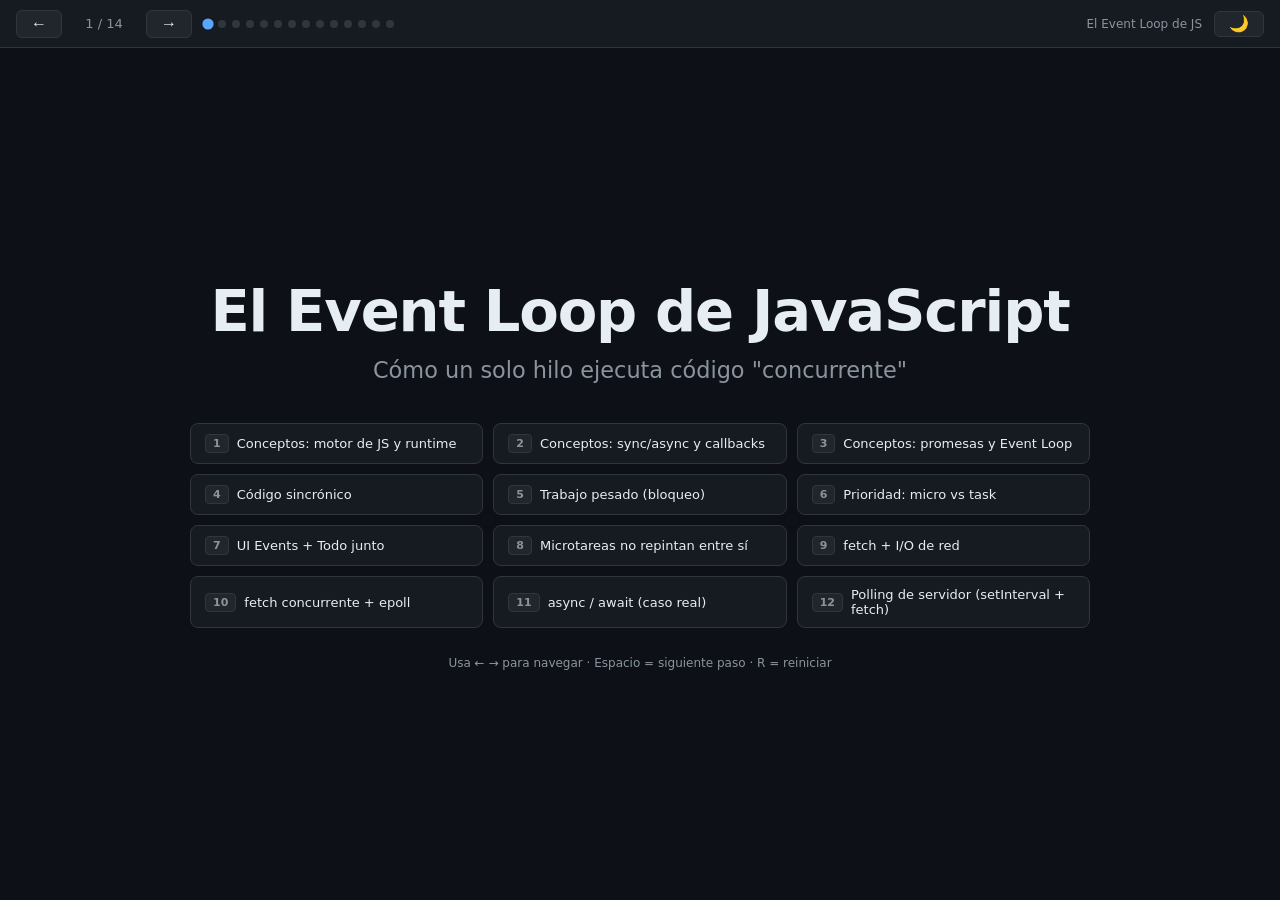
<file: index.html>
<!doctype html>
<html lang="es">
  <head>
    <meta charset="UTF-8" />
    <meta name="viewport" content="width=device-width, initial-scale=1.0" />
    <title>El Event Loop de JavaScript</title>
    <link rel="stylesheet" href="prism.min.css" />
    <link rel="stylesheet" href="style.css" />
    <script>
      // Apply saved theme before first paint to avoid a flash
      (function () {
        try {
          var t = localStorage.getItem('theme');
          if (t) document.documentElement.setAttribute('data-theme', t);
        } catch (e) {}
      })();
    </script>
  </head>
  <body>
    <!-- ── Navigation Bar ── -->
    <nav id="nav">
      <button class="nav-btn" id="btn-prev">←</button>
      <span id="slide-counter">1 / 11</span>
      <button class="nav-btn" id="btn-next">→</button>
      <div id="slide-dots"></div>
      <span id="slide-title-nav"></span>
      <button class="nav-btn" id="btn-theme" title="Cambiar tema" aria-label="Cambiar tema">🌙</button>
    </nav>

    <!-- ── Slide Viewport ── -->
    <div id="slides-viewport">
      <div id="slides">
        <!-- ── Slide 0: Title ── -->
        <section class="slide slide-title" data-title="El Event Loop de JS">
          <h1>El Event Loop de JavaScript</h1>
          <p class="subtitle">Cómo un solo hilo ejecuta código "concurrente"</p>
          <ul class="agenda">
            <li>
              <span class="badge">1</span> Conceptos: motor de JS y runtime
            </li>
            <li>
              <span class="badge">2</span> Conceptos: sync/async y callbacks
            </li>
            <li>
              <span class="badge">3</span> Conceptos: promesas y Event Loop
            </li>
            <li><span class="badge">4</span> Código sincrónico</li>
            <li><span class="badge">5</span> Trabajo pesado (bloqueo)</li>
            <li><span class="badge">6</span> Prioridad: micro vs task</li>
            <li><span class="badge">7</span> UI Events + Todo junto</li>
            <li>
              <span class="badge">8</span> Microtareas no repintan entre sí
            </li>
            <li><span class="badge">9</span> fetch + I/O de red</li>
            <li><span class="badge">10</span> fetch concurrente + epoll</li>
            <li><span class="badge">11</span> async / await (caso real)</li>
            <li>
              <span class="badge">12</span> Polling de servidor (setInterval +
              fetch)
            </li>
          </ul>
          <p
            style="margin-top: 28px; font-size: 12px; color: var(--text-muted)"
          >
            Usa ← → para navegar · Espacio = siguiente paso · R = reiniciar
          </p>
        </section>

        <!-- ── Slide 1: Conceptos básicos — Motor y Runtime ── -->
        <section
          class="slide slide-basics"
          data-title="Conceptos: Motor y Runtime"
        >
          <h2>El Motor de JS y el Runtime</h2>
          <div class="concept-grid concept-grid-3">
            <div class="concept-card">
              <h3>Single-threaded</h3>
              <p>
                El motor tiene un único <em>Call Stack</em>: solo puede ejecutar
                una función a la vez, de forma sincrónica. No hay dos líneas de
                tu JS corriendo en paralelo.
              </p>
            </div>
            <div class="concept-card">
              <h3>
                Call Stack <span class="concept-tag">pila de llamadas</span>
              </h3>
              <p>
                Cada vez que se llama a una función se apila un "frame"; cuando
                termina, se desapila. Si el stack nunca se vacía (loop infinito,
                recursión sin fin), el hilo se congela.
              </p>
            </div>
            <div class="concept-card">
              <h3>Runtime</h3>
              <p>
                Es el "todo": motor JS + Web APIs (o APIs de Node) + colas de
                callbacks + Event Loop. El navegador es un runtime; Node.js es
                otro runtime (con libuv en vez de las Web APIs del browser).
              </p>
            </div>
          </div>
        </section>

        <!-- ── Slide 2: Conceptos básicos — Sync/Async y Callbacks ── -->
        <section
          class="slide slide-basics"
          data-title="Conceptos: Sync/Async y Callbacks"
        >
          <h2>Sincronía, Asincronía y Callbacks</h2>
          <div class="concept-grid concept-grid-3">
            <div class="concept-card">
              <h3>Síncrono vs asíncrono</h3>
              <p>
                Síncrono: cada línea espera a que termine la anterior.
                Asíncrono: se dispara una operación (timer, red, archivo) y el
                resultado llega <em>después</em>, sin bloquear el hilo mientras
                se espera.
              </p>
            </div>
            <div class="concept-card">
              <h3>Callback</h3>
              <p>
                Una función que se pasa como argumento para ejecutarse más
                adelante, cuando algo termine (<code>setTimeout(fn, 1000)</code
                >, <code>btn.addEventListener('click', fn)</code>). La forma más
                primitiva de manejar asincronía en JS.
              </p>
            </div>
            <div class="concept-card">
              <h3>Callback hell</h3>
              <p>
                Anidar callbacks dentro de callbacks para encadenar pasos
                asíncronos vuelve el código difícil de leer y mantener. Las
                promesas nacieron para resolver este problema.
              </p>
            </div>
          </div>
        </section>

        <!-- ── Slide 3: Conceptos básicos — Promesas y Event Loop ── -->
        <section
          class="slide slide-basics"
          data-title="Conceptos: Promesas y Event Loop"
        >
          <h2>Promesas, async/await y Event Loop</h2>
          <div class="concept-grid concept-grid-3">
            <div class="concept-card">
              <h3>Promesa <span class="concept-tag">Promise</span></h3>
              <p>
                Un objeto que representa un valor que
                <em>todavía no existe</em> pero existirá (o fallará) en el
                futuro. 3 estados: <em>pending</em>, <em>fulfilled</em> y
                <em>rejected</em>. Se consume con
                <code>.then() / .catch()</code> o con <code>await</code>.
              </p>
            </div>
            <div class="concept-card">
              <h3>async / await</h3>
              <p>
                Azúcar sintáctica sobre promesas. Una función
                <code>async</code> siempre devuelve una promesa;
                <code>await</code> pausa esa función (sin bloquear el hilo)
                hasta que la promesa se resuelve, y el código se lee como si
                fuera sincrónico.
              </p>
            </div>
            <div class="concept-card">
              <h3>Event Loop</h3>
              <p>
                El mecanismo que coordina todo: mientras el Call Stack esté
                vacío, va tomando callbacks pendientes (timers, promesas,
                eventos de UI, I/O) y los ejecuta uno por uno. Permite que un
                lenguaje de un solo hilo maneje miles de operaciones "al mismo
                tiempo".
              </p>
            </div>
          </div>
        </section>

        <!-- ── Example slides injected here by engine.js (before summary) ── -->

        <!-- ── Slide 11: Summary ── -->
        <section class="slide slide-summary" data-title="Conclusiones">
          <h2>Conclusiones Clave</h2>
          <ul class="takeaways">
            <li class="takeaway-wide">
              <strong>El ciclo del Event Loop (orden real, spec WHATWG)</strong
              >: ① ejecutar <em>UNA</em> macrotask (un click de la UI Event
              Queue, o un timer de la Task Queue) · ② drenar <em>TODAS</em> las
              microtareas (Promise, queueMicrotask…) · ③ render:
              estilo/layout/paint + <code>requestAnimationFrame</code> (~60fps,
              puede saltearse) → repetir.
              <em
                >Por eso el handler de un click corre ANTES del repintado: el
                render va al final de la vuelta.</em
              >
            </li>
            <li>
              <strong>Call Stack</strong> — JS es single-threaded. Un solo Call
              Stack, una función a la vez.
            </li>
            <li>
              <strong>Web APIs</strong> — <code>setTimeout</code>,
              <code>fetch</code>, <code>rAF</code> y los listeners NO los maneja
              el motor JS: viven en el navegador (C++/OS), trabajan de forma
              concurrente y depositan su callback en la cola correspondiente al
              terminar.
            </li>
            <li>
              <strong>Macrotasks: UI Event Queue + Task Queue</strong> — eventos
              de UI (<code>click</code>, <code>input</code>) y timers
              (<code>setTimeout</code>, <code>setInterval</code>) son macrotasks
              de <em>task sources</em> distintas. Se consume <em>una</em> por
              vuelta.
            </li>
            <li>
              <strong>Microtask Queue</strong> — <code>Promise.then</code>,
              <code>queueMicrotask</code>, <code>await</code>. Se drena
              <em>completa</em> después de CADA macrotask, antes del render.
            </li>
            <li>
              <strong>async / await = promesas</strong> — cada
              <code>await</code> pausa la función y libera el hilo; lo que sigue
              se reanuda como <em>microtarea</em>. Incluso
              <code>res.json()</code> es async: encola otra microtarea.
            </li>
            <li>
              <strong>Escribir el DOM es síncrono</strong> —
              <code>innerHTML</code>, <code>appendChild</code> cambian el DOM al
              instante; lo que se difiere al render es el recálculo de
              estilo/layout y el repintado.
            </li>
            <li>
              <strong>Bloqueo vs fetch + epoll</strong> — un loop largo congela
              render y UI (usa Web Workers). En cambio el hilo
              <em>nunca</em> espera la red: delega al OS (epoll/kqueue/IOCP) y
              la respuesta vuelve como microtarea.
            </li>
          </ul>

          <div
            style="
              margin-top: 24px;
              font-size: 0.8rem;
              color: var(--text-muted);
              line-height: 1.7;
              border-top: 1px solid var(--border);
              padding-top: 14px;
              max-width: 760px;
              width: 100%;
            "
          >
            <strong style="color: var(--accent)">Fuentes</strong><br />
            · <em>HTML Standard — Event loop processing model</em> (WHATWG): el
            orden tarea → microtasks → "update the rendering"<br />
            · Jake Archibald —
            <em>Tasks, microtasks, queues and schedules</em>
            (jakearchibald.com): el render ocurre entre tareas, las microtasks
            antes del paint<br />
            · MDN — <em>Microtask guide / In depth</em>: las microtasks se
            drenan completas tras cada tarea
          </div>
        </section>
      </div>
      <!-- #slides -->
    </div>
    <!-- #slides-viewport -->

    <script src="prism.min.js"></script>
    <script src="examples.js"></script>
    <script src="engine.js"></script>
  </body>
</html>
</file>
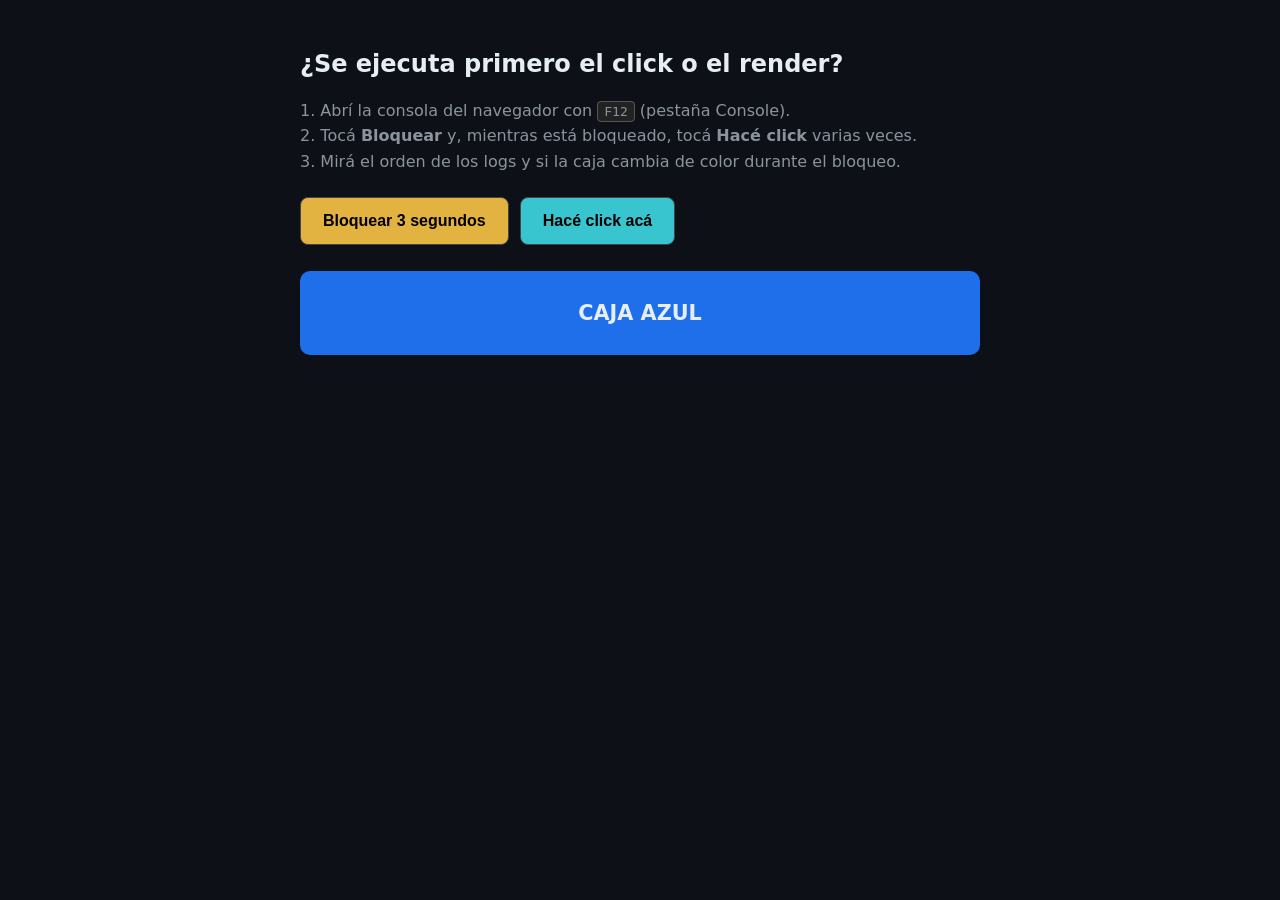
<file: demo-bloqueo.html>
<!doctype html>
<html lang="es">
  <head>
    <meta charset="UTF-8" />
    <title>Demo · ¿click o render primero?</title>
    <style>
      body {
        font-family: system-ui;
        background: #0d1117;
        color: #e6edf3;
        padding: 30px;
        max-width: 680px;
        margin: 0 auto;
      }
      button {
        font-size: 1rem;
        padding: 14px 22px;
        margin: 6px 6px 6px 0;
        border-radius: 8px;
        cursor: pointer;
        border: 1px solid #444;
      }
      #bloquear {
        background: #e3b341;
        color: #000;
        font-weight: 700;
      }
      #clickme {
        background: #39c5cf;
        color: #000;
        font-weight: 700;
      }
      #caja {
        margin-top: 20px;
        padding: 30px;
        text-align: center;
        font-size: 1.3rem;
        font-weight: 700;
        background: #1f6feb;
        border-radius: 10px;
      }
      p {
        color: #8b949e;
        line-height: 1.6;
      }
      kbd {
        background: #222;
        border: 1px solid #555;
        border-radius: 4px;
        padding: 2px 6px;
      }
    </style>
  </head>
  <body>
    <h2>¿Se ejecuta primero el click o el render?</h2>
    <p>
      1. Abrí la consola del navegador con <kbd>F12</kbd> (pestaña Console).<br />
      2. Tocá <b>Bloquear</b> y, mientras está bloqueado, tocá
      <b>Hacé click</b> varias veces.<br />
      3. Mirá el orden de los logs y si la caja cambia de color durante el
      bloqueo.
    </p>

    <button id="bloquear">Bloquear 3 segundos</button>
    <button id="clickme">Hacé click acá</button>

    <div id="caja">CAJA AZUL</div>

    <script>
      // ── El handler del click solo loguea ────────────────────────────────
      document.getElementById("clickme").addEventListener("click", () => {
        console.log(
          "%c🖱️ CLICK ejecutado",
          "color:#39c5cf",
          performance.now().toFixed(0),
          "ms",
        );
        const caja = document.getElementById("caja");
        // Pido pintar la caja de ROJO ANTES del bucle
        caja.style.background = "#33CC22";
        caja.textContent = "CAJA VERDE (¿se ve ya?)";
      });

      // ── Bloqueo síncrono ────────────────────────────────────────────────
      document.getElementById("bloquear").addEventListener("click", () => {
        const caja = document.getElementById("caja");

        // Pido pintar la caja de ROJO ANTES del bucle
        caja.style.background = "#f85149";
        caja.textContent = "CAJA ROJA (¿se ve ya?)";
        console.log(
          "%c🎨 Pedí pintar la caja de ROJO",
          "color:#3fb950",
          performance.now().toFixed(0),
          "ms",
        );

        // Bucle síncrono que bloquea el hilo 3 segundos
        console.log(
          "%c⏳ Empieza bucle bloqueante...",
          "color:#e3b341",
          performance.now().toFixed(0),
          "ms",
        );
        const fin = performance.now() + 3000;
        while (performance.now() < fin) {
          /* hilo ocupado */
        }
        console.log(
          "%c✅ Bucle terminado (hilo libre)",
          "color:#e3b341",
          performance.now().toFixed(0),
          "ms",
        );

        // Vuelvo la caja a azul
        caja.style.background = "#1f6feb";
        caja.textContent = "CAJA AZUL";
      });
    </script>
  </body>
</html>
</file>
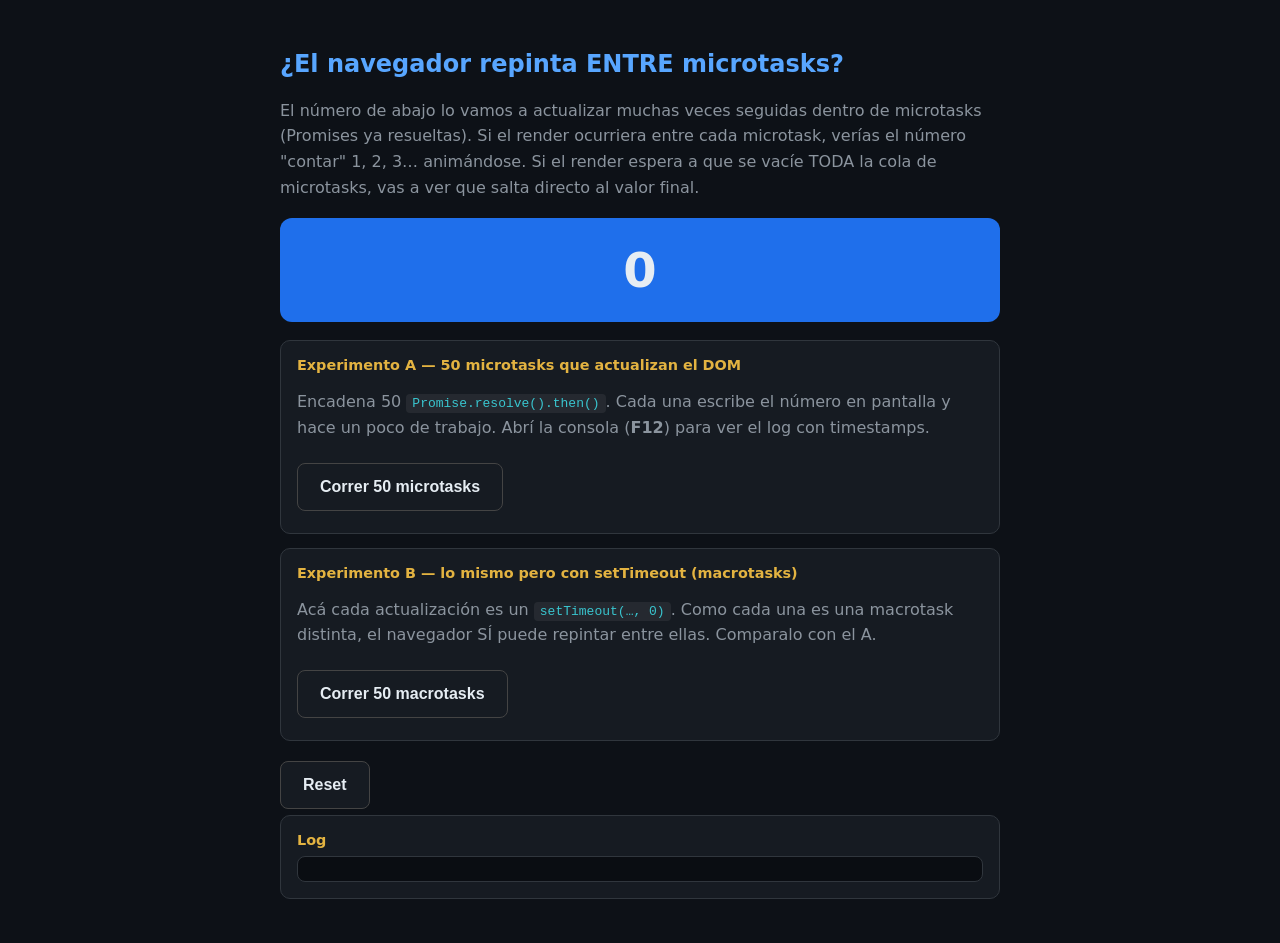
<file: demo-microtasks.html>
<!DOCTYPE html>
<html lang="es">
<head>
  <meta charset="UTF-8">
  <title>Demo · ¿el render ocurre entre microtasks?</title>
  <style>
    body { font-family: system-ui; background:#0d1117; color:#e6edf3; padding:30px; max-width:720px; margin:0 auto; }
    h2 { color:#58a6ff; }
    button { font-size:1rem; padding:14px 22px; margin:6px 8px 6px 0; border-radius:8px; cursor:pointer;
             border:1px solid #444; background:#161b22; color:#e6edf3; font-weight:600; }
    #contador { font-size:3rem; font-weight:800; text-align:center; padding:24px;
                background:#1f6feb; border-radius:12px; margin:18px 0; transition:none; }
    p { color:#8b949e; line-height:1.6; }
    .grupo { background:#161b22; border:1px solid #30363d; border-radius:10px; padding:16px; margin-bottom:14px; }
    .grupo h3 { font-size:0.9rem; color:#e3b341; margin:0 0 8px; }
    code { background:#ffffff10; padding:2px 6px; border-radius:4px; color:#39c5cf; }
    #log { font-family:Consolas,monospace; font-size:0.85rem; white-space:pre-wrap; max-height:240px;
           overflow:auto; background:#0a0d12; border:1px solid #30363d; border-radius:8px; padding:12px; }
    .render { color:#3fb950; }
    .micro  { color:#bc8cff; }
  </style>
</head>
<body>
  <h2>¿El navegador repinta ENTRE microtasks?</h2>
  <p>
    El número de abajo lo vamos a actualizar muchas veces seguidas dentro de microtasks
    (Promises ya resueltas). Si el render ocurriera entre cada microtask, verías el número
    "contar" 1, 2, 3… animándose. Si el render espera a que se vacíe TODA la cola de
    microtasks, vas a ver que salta directo al valor final.
  </p>

  <div id="contador">0</div>

  <div class="grupo">
    <h3>Experimento A — 50 microtasks que actualizan el DOM</h3>
    <p>Encadena 50 <code>Promise.resolve().then()</code>. Cada una escribe el número en pantalla
       y hace un poco de trabajo. Abrí la consola (<b>F12</b>) para ver el log con timestamps.</p>
    <button id="btnMicro">Correr 50 microtasks</button>
  </div>

  <div class="grupo">
    <h3>Experimento B — lo mismo pero con setTimeout (macrotasks)</h3>
    <p>Acá cada actualización es un <code>setTimeout(…, 0)</code>. Como cada una es una macrotask
       distinta, el navegador SÍ puede repintar entre ellas. Comparalo con el A.</p>
    <button id="btnMacro">Correr 50 macrotasks</button>
  </div>

  <button id="btnReset">Reset</button>

  <div class="grupo">
    <h3>Log</h3>
    <div id="log"></div>
  </div>

  <script>
    const contador = document.getElementById('contador');
    const logEl = document.getElementById('log');
    const t0 = performance.now();
    const t = () => (performance.now() - t0).toFixed(1).padStart(7,' ');

    function log(msg, cls) {
      const d = document.createElement('div');
      if (cls) d.className = cls;
      d.textContent = `[${t()} ms] ${msg}`;
      logEl.appendChild(d);
      logEl.scrollTop = logEl.scrollHeight;
    }

    // Detecta cada repintado real con requestAnimationFrame.
    // Si rAF se dispara, significa que el navegador está por pintar un frame.
    let rafActivo = false;
    function vigilarRender() {
      rafActivo = true;
      requestAnimationFrame(() => {
        log('🎨 RENDER (frame pintado) · contador en pantalla = ' + contador.textContent, 'render');
        rafActivo = false;
      });
    }

    function trabajoPesado() {
      // pequeño bloqueo para que cada paso tome tiempo medible
      const fin = performance.now() + 5;
      let x = 0;
      while (performance.now() < fin) x += Math.sqrt(x + 1);
      return x;
    }

    // ── Experimento A: 50 microtasks encadenadas ──────────────────────────
    document.getElementById('btnMicro').addEventListener('click', () => {
      log('▶ A: encolando 50 microtasks (Promise.then)…', 'micro');
      let cadena = Promise.resolve();
      for (let i = 1; i <= 50; i++) {
        cadena = cadena.then(() => {
          contador.textContent = i;          // actualiza el DOM
          trabajoPesado();                    // ocupa el hilo un toque
          if (i === 1 || i === 50) log(`   microtask #${i} · DOM = ${i}`, 'micro');
          vigilarRender();                    // pide observar el próximo render
        });
      }
      cadena.then(() => log('✅ A: las 50 microtasks terminaron', 'micro'));
    });

    // ── Experimento B: 50 macrotasks (setTimeout) ─────────────────────────
    document.getElementById('btnMacro').addEventListener('click', () => {
      log('▶ B: encolando 50 macrotasks (setTimeout 0)…');
      for (let i = 1; i <= 50; i++) {
        setTimeout(() => {
          contador.textContent = i;
          trabajoPesado();
          if (i === 1 || i === 50) log(`   macrotask #${i} · DOM = ${i}`);
          vigilarRender();
        }, 0);
      }
    });

    document.getElementById('btnReset').addEventListener('click', () => {
      contador.textContent = '0';
      logEl.innerHTML = '';
    });
  </script>
</body>
</html>
</file>
<file: style.css>
/* ── Design Tokens ── */
:root {
  --bg:           #0d1117;
  --surface:      #161b22;
  --surface2:     #21262d;
  --border:       #30363d;
  --accent:       #58a6ff;
  --yellow:       #e3b341;
  --green:        #3fb950;
  --purple:       #bc8cff;
  --orange:       #f0883e;
  --cyan:         #39c5cf;
  --red:          #f85149;
  --io:           #8b949e;
  --text:         #e6edf3;
  --text-muted:   #8b949e;
  --font-code:    'JetBrains Mono', 'Fira Code', 'Consolas', monospace;
  --font-ui:      'Inter', 'Segoe UI', system-ui, sans-serif;

  /* Derived tokens (overridden per-theme where needed) */
  --io-surface:   #0f1117;
  --io-border:    #3d3d3d;
  --scrollbar:    var(--border);
  --scrollbar-hover: #484f58;
  --shadow:       rgba(0, 0, 0, 0.6);
}

/* ── Light Theme ── */
:root[data-theme="light"] {
  --bg:           #ffffff;
  --surface:      #f6f8fa;
  --surface2:     #eaeef2;
  --border:       #d0d7de;
  --accent:       #0969da;
  --yellow:       #9a6700;
  --green:        #1a7f37;
  --purple:       #8250df;
  --orange:       #bc4c00;
  --cyan:         #1b7c83;
  --red:          #cf222e;
  --io:           #656d76;
  --text:         #1f2328;
  --text-muted:   #656d76;

  --io-surface:   #f0f2f5;
  --io-border:    #d0d7de;
  --scrollbar:    #d0d7de;
  --scrollbar-hover: #afb8c1;
  --shadow:       rgba(140, 149, 159, 0.35);
}

/* ── Reset ── */
*, *::before, *::after { box-sizing: border-box; margin: 0; padding: 0; }

html, body {
  height: 100%;
  overflow: hidden;
  background: var(--bg);
  color: var(--text);
  font-family: var(--font-ui);
}

/* ── Navigation Bar ── */
#nav {
  position: fixed;
  top: 0; left: 0; right: 0;
  height: 48px;
  background: var(--surface);
  border-bottom: 1px solid var(--border);
  display: flex;
  align-items: center;
  gap: 12px;
  padding: 0 16px;
  z-index: 100;
}

#nav .nav-btn {
  background: var(--surface2);
  border: 1px solid var(--border);
  color: var(--text);
  padding: 4px 14px;
  border-radius: 6px;
  cursor: pointer;
  font-size: 16px;
  transition: background 0.15s;
}
#nav .nav-btn:hover { background: var(--border); }

/* Theme toggle must never be squeezed out of the nav bar */
#btn-theme {
  flex-shrink: 0;
  margin-left: auto;
  line-height: 1;
}

#slide-counter {
  font-size: 13px;
  color: var(--text-muted);
  min-width: 60px;
  text-align: center;
}

#slide-dots {
  display: flex;
  gap: 6px;
  flex: 1;
}

.slide-dot {
  width: 8px; height: 8px;
  border-radius: 50%;
  background: var(--border);
  border: none;
  cursor: pointer;
  transition: background 0.2s, transform 0.2s;
  padding: 0;
}
.slide-dot.active { background: var(--accent); transform: scale(1.4); }

#slide-title-nav {
  font-size: 12px;
  color: var(--text-muted);
  max-width: 300px;
  white-space: nowrap;
  overflow: hidden;
  text-overflow: ellipsis;
}

/* ── Slide Container ── */
#slides-viewport {
  position: fixed;
  top: 48px; left: 0; right: 0; bottom: 0;
  overflow: hidden;
}

#slides {
  display: flex;
  flex-direction: row;
  height: 100%;
  transition: transform 0.38s cubic-bezier(0.4, 0, 0.2, 1);
}

.slide {
  flex: 0 0 100vw;
  width: 100vw;
  height: 100%;
  overflow: hidden;
  display: flex;
  flex-direction: column;
}

/* ── Title Slide (slide 0) ── */
.slide-title {
  justify-content: center;
  align-items: center;
  text-align: center;
  padding: 40px;
  background: var(--bg);
}

.slide-title h1 {
  font-size: clamp(2rem, 5vw, 3.6rem);
  font-weight: 700;
  letter-spacing: -0.02em;
  color: var(--text);
  margin-bottom: 12px;
}

.slide-title .subtitle {
  font-size: clamp(1rem, 2.5vw, 1.4rem);
  color: var(--text-muted);
  margin-bottom: 40px;
}

.agenda {
  list-style: none;
  display: grid;
  grid-template-columns: repeat(auto-fit, minmax(220px, 1fr));
  gap: 10px;
  max-width: 900px;
  width: 100%;
}

.agenda li {
  background: var(--surface);
  border: 1px solid var(--border);
  border-radius: 8px;
  padding: 10px 14px;
  font-size: 13px;
  text-align: left;
  display: flex;
  align-items: center;
  gap: 8px;
}

.agenda .badge {
  background: var(--surface2);
  border: 1px solid var(--border);
  border-radius: 4px;
  padding: 2px 7px;
  font-size: 11px;
  font-weight: 600;
  color: var(--text-muted);
  white-space: nowrap;
}

/* ── Summary Slide ── */
.slide-summary,
.slide-basics {
  justify-content: center;
  align-items: center;
  padding: 40px;
}

.slide-summary h2,
.slide-basics h2 {
  font-size: 2rem;
  margin-bottom: 28px;
  color: var(--accent);
}

.takeaways {
  list-style: none;
  display: grid;
  grid-template-columns: repeat(2, 1fr);
  gap: 10px 16px;
  max-width: 1080px;
  width: 100%;
}

.takeaways li {
  background: var(--surface);
  border: 1px solid var(--border);
  border-left: 3px solid var(--accent);
  border-radius: 0 8px 8px 0;
  padding: 10px 14px;
  font-size: 13.5px;
  line-height: 1.45;
}

/* Full-width row for the important Event Loop cycle takeaway */
.takeaways li.takeaway-wide {
  grid-column: 1 / -1;
  border-left-color: var(--yellow);
}

/* ── Concept Grid (basics slides) ── */
.concept-grid {
  display: grid;
  grid-template-columns: repeat(2, 1fr);
  gap: 16px;
  max-width: 920px;
  width: 100%;
}

.concept-grid-3 {
  grid-template-columns: repeat(3, 1fr);
}

.concept-card {
  background: var(--surface);
  border: 1px solid var(--border);
  border-top: 3px solid var(--accent);
  border-radius: 8px 8px 6px 6px;
  padding: 16px 18px;
}

.concept-card h3 {
  font-size: 1rem;
  color: var(--accent);
  margin-bottom: 8px;
  display: flex;
  align-items: baseline;
  gap: 8px;
}

.concept-tag {
  font-size: 11px;
  font-weight: 400;
  color: var(--text-muted);
}

.concept-card p {
  font-size: 14px;
  line-height: 1.55;
  color: var(--text);
}

.concept-card code {
  font-family: var(--font-code);
  font-size: 0.85em;
  background: var(--surface2);
  padding: 1px 5px;
  border-radius: 4px;
}

/* ── Example Slide ── */
.slide-example {
  display: flex;
  flex-direction: column;
  height: 100%;
}

.slide-header {
  padding: 12px 20px 8px;
  border-bottom: 1px solid var(--border);
  flex-shrink: 0;
}

.slide-header h2 {
  font-size: 1.1rem;
  font-weight: 600;
  color: var(--accent);
  margin-bottom: 2px;
}

.slide-header p {
  font-size: 12px;
  color: var(--text-muted);
  line-height: 1.4;
}

.slide-body {
  display: grid;
  grid-template-columns: minmax(380px, 480px) 1fr;
  gap: 0;
  flex: 1;
  min-height: 0;
}

/* ── Code Panel ── */
.code-panel {
  position: relative;
  border-right: 1px solid var(--border);
  overflow: hidden;
  display: flex;
  flex-direction: column;
}

.code-panel pre {
  flex: 1;
  overflow: auto;
  margin: 0 !important;
  padding: 16px 12px 16px 44px !important;
  background: var(--bg) !important;
  font-size: 12.5px !important;
  line-height: 1.7 !important;
  tab-size: 2;
}

.code-panel pre code {
  font-family: var(--font-code) !important;
  display: block;
}

/* Each source line wrapped in a span for precise highlight tracking */
.code-line {
  display: block;
  position: relative;
}

.line-highlight {
  position: absolute;
  left: 0; right: 0;
  background: rgba(88, 166, 255, 0.12);
  border-left: 3px solid var(--accent);
  pointer-events: none;
  transition: top 0.18s ease, height 0.18s ease, opacity 0.15s;
  opacity: 0;
  top: 0;
  height: 0;
  z-index: 0;
}

.line-highlight.visible { opacity: 1; }

/* ── Diagram Panel ── */
.diagram-panel {
  display: grid;
  grid-template-rows: 1fr auto 1fr auto;
  grid-template-columns: 1fr;
  gap: 6px;
  padding: 8px;
  overflow: hidden;
  min-height: 0;
}

/* ── Event Loop bar (between exec row and queues) ── */
.event-loop-bar {
  display: flex;
  align-items: center;
  justify-content: center;
  position: relative;
}

.event-loop-bar::before,
.event-loop-bar::after {
  content: '';
  position: absolute;
  top: 50%;
  height: 1px;
  width: calc(50% - 90px);
  background: linear-gradient(90deg, transparent, var(--border));
}
.event-loop-bar::before { left: 0; }
.event-loop-bar::after  { right: 0; transform: scaleX(-1); }

.event-loop-icon {
  display: flex;
  align-items: center;
  gap: 8px;
  padding: 4px 14px;
  border: 1px solid var(--border);
  border-radius: 20px;
  background: var(--surface);
  position: relative;
  transition: border-color 0.2s, box-shadow 0.2s;
  z-index: 1;
}

.el-ring {
  font-size: 18px;
  line-height: 1;
  color: var(--text-muted);
  display: inline-block;
  transition: color 0.2s;
}

.el-label {
  font-size: 11px;
  font-weight: 700;
  text-transform: uppercase;
  letter-spacing: 0.08em;
  color: var(--text-muted);
  transition: color 0.2s;
}

/* Active "ping": ring spins + glows, expanding pulse behind it */
.event-loop-icon.pinging {
  border-color: var(--accent);
  background: rgba(88,166,255,0.12);
  box-shadow: 0 0 22px rgba(88,166,255,0.7);
  animation: el-pop 0.6s ease;
}
.event-loop-icon.pinging .el-ring {
  color: var(--accent);
  animation: el-spin 0.6s ease;
}
.event-loop-icon.pinging .el-label { color: var(--accent); }

@keyframes el-pop {
  0%   { transform: scale(1); }
  35%  { transform: scale(1.18); }
  100% { transform: scale(1); }
}

.event-loop-icon.pinging::after {
  content: '';
  position: absolute;
  inset: 0;
  border-radius: 20px;
  border: 2px solid var(--accent);
  animation: el-ping 0.6s ease-out;
}

@keyframes el-spin {
  from { transform: rotate(0deg); }
  to   { transform: rotate(360deg); }
}

@keyframes el-ping {
  0%   { transform: scale(1);   opacity: 0.8; }
  100% { transform: scale(1.6); opacity: 0; }
}

/* Top row: Call Stack + Web APIs side by side (fill remaining width) */
.exec-row {
  display: grid;
  grid-template-columns: 1fr 1fr;
  gap: 6px;
  min-height: 0;
}

/* Bottom row: the queues, horizontal, ordered by event-loop priority */
.queues-grid {
  display: grid;
  grid-template-columns: repeat(4, 1fr);
  gap: 6px;
  min-height: 0;
}

.queue-col {
  background: var(--surface);
  border: 1px solid var(--border);
  border-radius: 8px;
  display: flex;
  flex-direction: column;
  overflow: hidden;
}

.queue-col.io-col {
  border-color: var(--io-border);
  background: var(--io-surface);
  opacity: 0.85;
}

.queue-col-header {
  padding: 6px 8px 4px;
  border-bottom: 1px solid var(--border);
  flex-shrink: 0;
}

.queue-col-header h3 {
  font-size: 10px;
  font-weight: 700;
  text-transform: uppercase;
  letter-spacing: 0.06em;
  white-space: nowrap;
  overflow: hidden;
  text-overflow: ellipsis;
}

.queue-col-header .queue-subtitle {
  font-size: 9px;
  color: var(--text-muted);
  margin-top: 1px;
}

/* Queue header accent colors */
.queue-col[data-queue="callstack"] .queue-col-header h3 { color: var(--accent); }
.queue-col[data-queue="webapis"]   .queue-col-header h3 { color: var(--orange); }
.queue-col[data-queue="microtask"] .queue-col-header h3 { color: var(--green); }
.queue-col[data-queue="ui"]        .queue-col-header h3 { color: var(--cyan); }
.queue-col[data-queue="task"]      .queue-col-header h3 { color: var(--yellow); }
.queue-col[data-queue="render"]    .queue-col-header h3 { color: var(--purple); }
.queue-col[data-queue="io"]        .queue-col-header h3 { color: var(--io); }

.queue-items {
  flex: 1;
  display: flex;
  flex-direction: column;
  justify-content: flex-start;
  padding: 4px;
  gap: 3px;
  overflow-y: auto;
  min-height: 0;
}

/* Call Stack grows from the bottom up (LIFO visual) */
.queue-col[data-queue="callstack"] .queue-items {
  justify-content: flex-end;
}

/* ── Queue Item ── */
.queue-item {
  border-radius: 5px;
  border: 1px solid;
  padding: 4px 6px;
  font-size: 10px;
  font-family: var(--font-code);
  line-height: 1.3;
  word-break: break-all;
  animation: slide-in 0.2s ease;
  position: relative;
}

.queue-item[data-type="callstack"] { border-color: var(--accent);  background: rgba(88,166,255,0.08); color: var(--accent); }
.queue-item[data-type="webapis"]   { border-color: var(--orange); background: rgba(240,136,62,0.08); color: var(--orange); }
.queue-item[data-type="microtask"] { border-color: var(--green);  background: rgba(63,185,80,0.08);  color: var(--green); }
.queue-item[data-type="ui"]        { border-color: var(--cyan);   background: rgba(57,197,207,0.08); color: var(--cyan); }
.queue-item[data-type="task"]      { border-color: var(--yellow); background: rgba(227,179,65,0.08); color: var(--yellow); }
.queue-item[data-type="render"]    { border-color: var(--purple); background: rgba(188,140,255,0.08);color: var(--purple); }
.queue-item[data-type="io"]        { border-color: var(--io);     background: rgba(139,148,158,0.08);color: var(--io); }

.queue-item.executing {
  background: rgba(248, 81, 73, 0.15) !important;
  border-color: var(--red) !important;
  color: var(--red) !important;
}

.queue-item.blocked {
  background: rgba(248,81,73,0.06) !important;
  border-color: #444 !important;
  color: var(--text-muted) !important;
  font-style: italic;
}

.queue-item.warning {
  background: rgba(227,179,65,0.12) !important;
  border-color: var(--yellow) !important;
  color: var(--yellow) !important;
}

@keyframes slide-in {
  from { opacity: 0; transform: translateY(-8px) scale(0.95); }
  to   { opacity: 1; transform: translateY(0)    scale(1); }
}

/* A floating clone that travels from a queue to the call stack (or between
   columns). Rendered on <body> with position:fixed, above everything. */
.flying-ghost {
  z-index: 9999;
  pointer-events: none;
  animation: none !important;
  box-shadow: 0 6px 20px var(--shadow);
  border-radius: 5px;
  border: 1px solid;
  padding: 4px 6px;
  font-size: 10px;
  font-family: var(--font-code);
  line-height: 1.3;
  box-sizing: border-box;
}

/* starvation warning badge */
.starvation-badge {
  position: absolute;
  top: -6px; right: -6px;
  background: var(--red);
  color: #fff;
  font-size: 8px;
  font-weight: 700;
  padding: 1px 4px;
  border-radius: 4px;
  white-space: nowrap;
  animation: pulse 1s infinite;
}

@keyframes pulse {
  0%, 100% { opacity: 1; }
  50%       { opacity: 0.5; }
}

/* ── Output Panel ── */
.output-panel {
  border-top: 1px solid var(--border);
  padding: 6px 10px;
  background: var(--bg);
  flex-shrink: 0;
  max-height: 90px;
  overflow-y: auto;
}

.output-panel h4 {
  font-size: 10px;
  font-weight: 700;
  text-transform: uppercase;
  letter-spacing: 0.06em;
  color: var(--text-muted);
  margin-bottom: 4px;
}

.output-line {
  font-family: var(--font-code);
  font-size: 11px;
  color: var(--green);
  line-height: 1.5;
  animation: slide-in 0.15s ease;
}

.output-line::before {
  content: '> ';
  color: var(--text-muted);
}

/* ── Controls Strip ── */
.controls {
  display: flex;
  align-items: center;
  gap: 8px;
  padding: 8px 16px;
  border-top: 1px solid var(--border);
  background: var(--surface);
  flex-shrink: 0;
  flex-wrap: wrap;
}

.btn {
  background: var(--surface2);
  border: 1px solid var(--border);
  color: var(--text);
  padding: 5px 14px;
  border-radius: 6px;
  cursor: pointer;
  font-size: 12px;
  font-family: var(--font-ui);
  font-weight: 500;
  transition: background 0.15s, border-color 0.15s;
  white-space: nowrap;
}
.btn:hover { background: var(--border); }
.btn:disabled { opacity: 0.4; cursor: not-allowed; }

.btn-run  { border-color: var(--accent); color: var(--accent); }
.btn-run:hover  { background: rgba(88,166,255,0.1); }
.btn-step { border-color: var(--green); color: var(--green); }
.btn-step:hover { background: rgba(63,185,80,0.1); }
.btn-back { border-color: var(--purple); color: var(--purple); }
.btn-back:hover { background: rgba(188,140,255,0.1); }

.step-counter {
  font-size: 11px;
  color: var(--text-muted);
  white-space: nowrap;
}

.step-description {
  flex: 1;
  font-size: 12px;
  color: var(--text);
  line-height: 1.4;
  min-width: 0;
  padding-left: 8px;
  border-left: 2px solid var(--border);
}

/* ── Prism overrides ── */
pre[class*="language-"] {
  border-radius: 0 !important;
  border: none !important;
}

/* Light-theme syntax tokens (Prism's default palette is tuned for dark bg) */
:root[data-theme="light"] .code-panel code[class*="language-"],
:root[data-theme="light"] .code-panel pre[class*="language-"] {
  color: #1f2328;
  text-shadow: none !important;
}
:root[data-theme="light"] .token.comment,
:root[data-theme="light"] .token.prolog,
:root[data-theme="light"] .token.doctype,
:root[data-theme="light"] .token.cdata { color: #6e7781; }
:root[data-theme="light"] .token.punctuation { color: #24292f; }
:root[data-theme="light"] .token.keyword,
:root[data-theme="light"] .token.operator { color: #cf222e; }
:root[data-theme="light"] .token.string,
:root[data-theme="light"] .token.char,
:root[data-theme="light"] .token.attr-value { color: #0a3069; }
:root[data-theme="light"] .token.function,
:root[data-theme="light"] .token.class-name { color: #8250df; }
:root[data-theme="light"] .token.number,
:root[data-theme="light"] .token.boolean,
:root[data-theme="light"] .token.constant { color: #0550ae; }
:root[data-theme="light"] .token.property,
:root[data-theme="light"] .token.tag,
:root[data-theme="light"] .token.symbol { color: #116329; }

/* ── Scrollbars ── */
::-webkit-scrollbar { width: 6px; height: 6px; }
::-webkit-scrollbar-track { background: transparent; }
::-webkit-scrollbar-thumb { background: var(--scrollbar); border-radius: 3px; }
::-webkit-scrollbar-thumb:hover { background: var(--scrollbar-hover); }

/* ── Responsive: narrow screens ── */
@media (max-width: 860px) {
  .slide-body {
    grid-template-columns: 1fr;
    grid-template-rows: auto 1fr;
  }
  .code-panel { border-right: none; border-bottom: 1px solid var(--border); }
}

/* ── Responsive: mobile ── */
@media (max-width: 640px) {
  /* Page can scroll so the nav bar isn't permanently pinned */
  html, body {
    height: auto;
    min-height: 100%;
    overflow-y: auto;
  }

  /* Nav scrolls away with the page instead of staying fixed on screen */
  #nav {
    position: static;
    height: 44px;
    padding: 0 6px;
    gap: 4px;
  }

  #slides-viewport {
    position: static;
    height: calc(100vh - 44px);
  }

  #slide-title-nav { display: none; }

  /* Prev/next: tighter so they free up room for the dots + theme toggle */
  #nav .nav-btn {
    flex-shrink: 0;
    padding: 4px 10px;
    font-size: 15px;
  }

  /* Counter: drop the wide fixed min-width */
  #slide-counter {
    min-width: 0;
    font-size: 12px;
  }

  /* Dots don't fit on a phone (14 of them) and the counter already shows
     position — hide them, but keep the flex spacer so the toggle stays right. */
  #slide-dots {
    flex: 1 1 auto;
    min-width: 0;
    overflow: hidden;
  }
  .slide-dot { display: none; }

  /* Keep the toggle pinned to the right edge and comfortably tappable */
  #btn-theme {
    margin-left: 4px;
    padding: 4px 10px;
    font-size: 18px;
  }

  /* Text-only slides (no fixed controls bar) scroll as a whole, top-aligned
     so centering can't push content upward under the fixed navbar. */
  .slide-title,
  .slide-summary,
  .slide-basics {
    overflow-y: auto;
    -webkit-overflow-scrolling: touch;
    justify-content: flex-start;
    padding: 24px 16px 32px;
  }

  .agenda {
    grid-template-columns: 1fr;
  }

  .concept-grid,
  .concept-grid-3 {
    grid-template-columns: 1fr;
  }

  .takeaways {
    grid-template-columns: 1fr;
  }

  /* Example slides: header + code + diagram all scroll together so the code
     and queues get more room; only the controls bar stays pinned at the
     bottom via position: sticky. */
  .slide-example {
    height: 100%;
    overflow-y: auto;
    -webkit-overflow-scrolling: touch;
  }

  .slide-header {
    position: static;
  }

  .slide-body {
    display: block;
    flex: none;
    min-height: 0;
    overflow: visible;
  }

  .code-panel {
    border-right: none;
    border-bottom: 1px solid var(--border);
    overflow: visible;
  }

  .code-panel pre {
    overflow: visible;
  }

  .diagram-panel {
    display: flex;
    flex-direction: column;
    overflow: visible;
  }

  /* Call Stack / Web APIs: stack instead of squeezing into 2 columns */
  .exec-row {
    grid-template-columns: 1fr;
  }
  .exec-row .queue-col {
    min-height: 90px;
  }

  /* Queues: 2 per row instead of 4 so labels stay readable */
  .queues-grid {
    grid-template-columns: repeat(2, 1fr);
  }
  .queues-grid .queue-col {
    min-height: 90px;
  }

  .queue-items {
    max-height: none;
  }

  .output-panel {
    min-height: 60px;
  }

  .controls {
    position: sticky;
    bottom: 0;
    z-index: 5;
    padding: 8px;
  }

  .step-description {
    flex-basis: 100%;
    order: 10;
    border-left: none;
    border-top: 1px solid var(--border);
    padding-left: 0;
    padding-top: 6px;
    margin-top: 4px;
  }
}

/* ── Whole-page paint flash (render phase made visible) ── */
#paint-flash {
  position: fixed;
  inset: 0;
  z-index: 9000;
  pointer-events: none;
  opacity: 0;
  display: flex;
  align-items: flex-start;
  justify-content: center;
}

#paint-flash::before {
  /* a sweep of light moving across the page */
  content: '';
  position: absolute;
  inset: 0;
  background: linear-gradient(
    115deg,
    transparent 0%,
    rgba(188, 140, 255, 0.0) 35%,
    rgba(188, 140, 255, 0.28) 50%,
    rgba(188, 140, 255, 0.0) 65%,
    transparent 100%
  );
  background-size: 250% 100%;
  background-position: 150% 0;
}

#paint-flash::after {
  /* a soft purple border glow framing the whole viewport */
  content: '';
  position: absolute;
  inset: 0;
  box-shadow: inset 0 0 0 3px var(--purple), inset 0 0 60px rgba(188,140,255,0.35);
}

#paint-flash .paint-flash-label {
  margin-top: 60px;
  background: var(--purple);
  color: #1a1030;
  font-weight: 800;
  font-size: 14px;
  letter-spacing: 0.04em;
  padding: 8px 18px;
  border-radius: 999px;
  box-shadow: 0 4px 24px rgba(188,140,255,0.6);
  transform: translateY(-12px);
  opacity: 0;
}

#paint-flash.active {
  animation: paint-flash-fade 0.6s ease-out;
}
#paint-flash.active::before {
  animation: paint-sweep 0.6s ease-out;
}
#paint-flash.active .paint-flash-label {
  animation: paint-label-pop 0.6s ease-out;
}

@keyframes paint-flash-fade {
  0%   { opacity: 1; }
  70%  { opacity: 1; }
  100% { opacity: 0; }
}

@keyframes paint-sweep {
  0%   { background-position: 150% 0; }
  100% { background-position: -150% 0; }
}

@keyframes paint-label-pop {
  0%   { opacity: 0; transform: translateY(-12px) scale(0.9); }
  25%  { opacity: 1; transform: translateY(0) scale(1); }
  75%  { opacity: 1; transform: translateY(0) scale(1); }
  100% { opacity: 0; transform: translateY(-8px) scale(0.98); }
}
</file>
